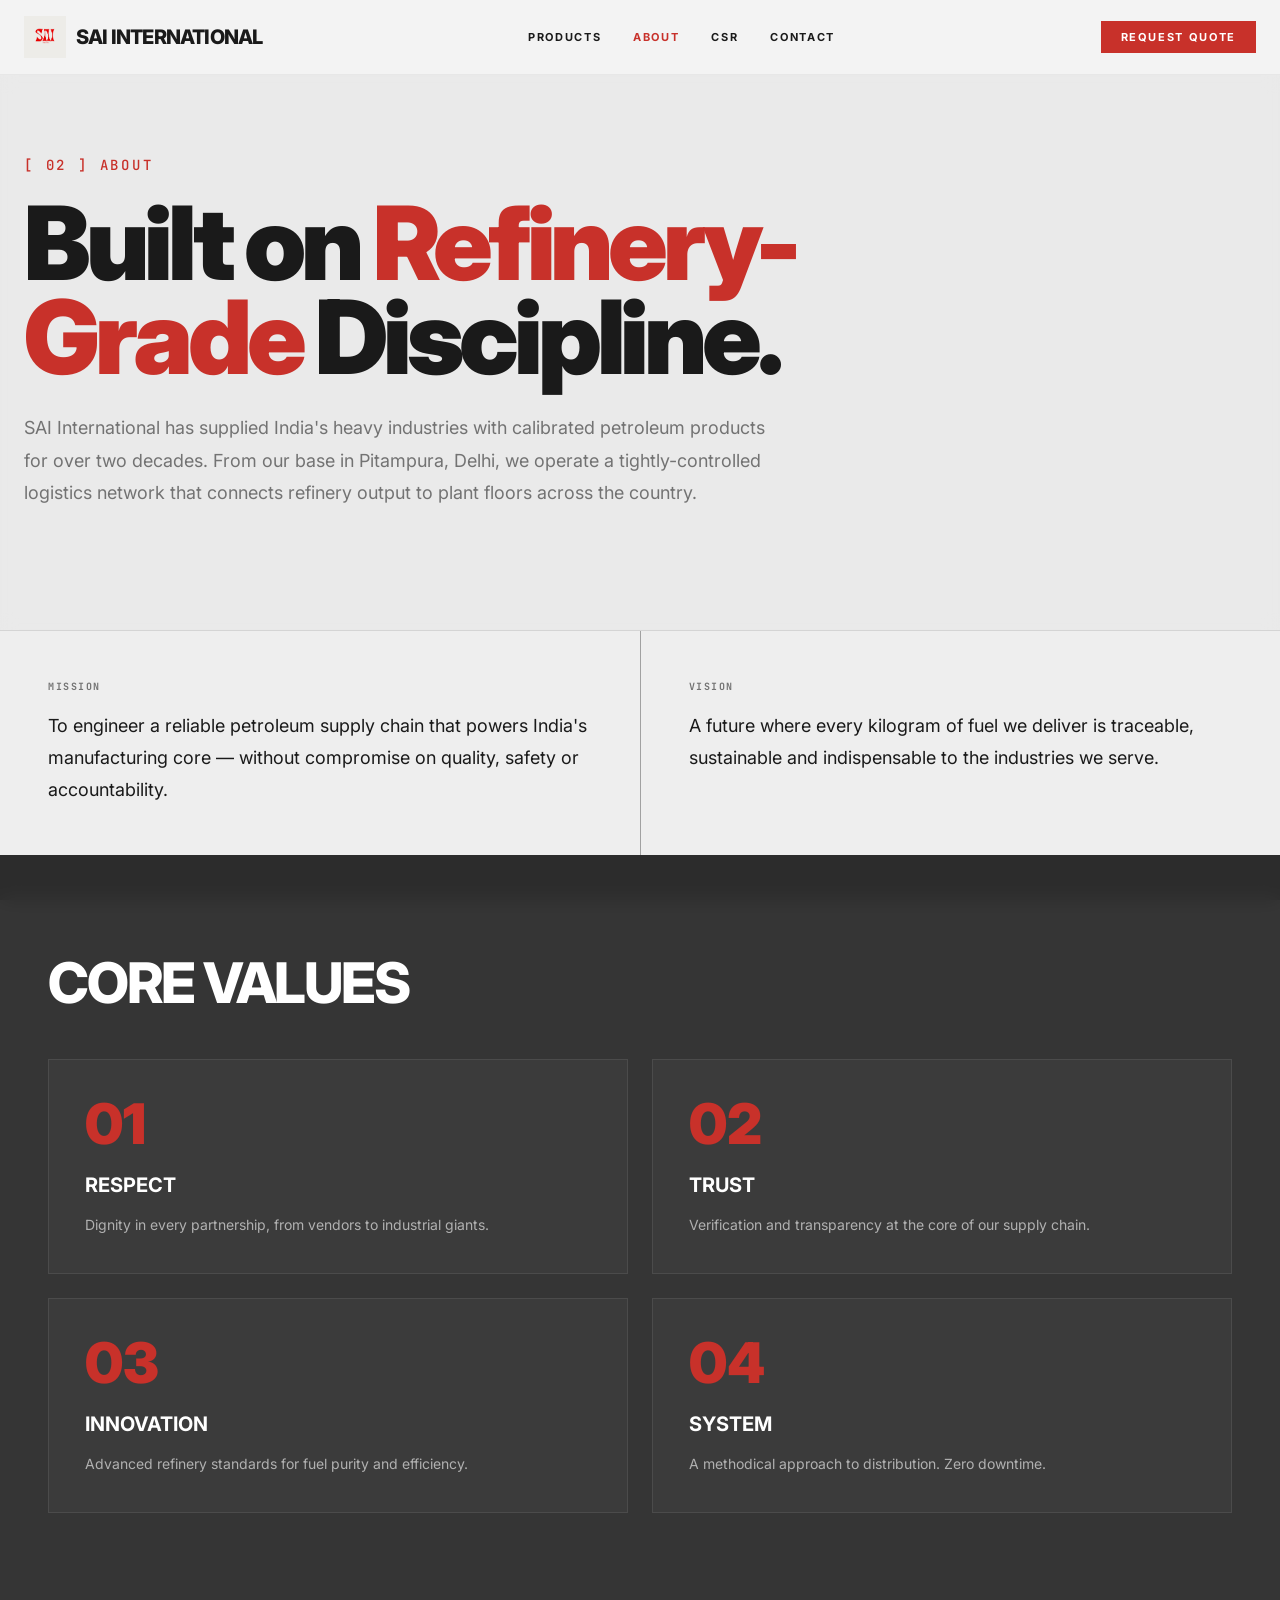
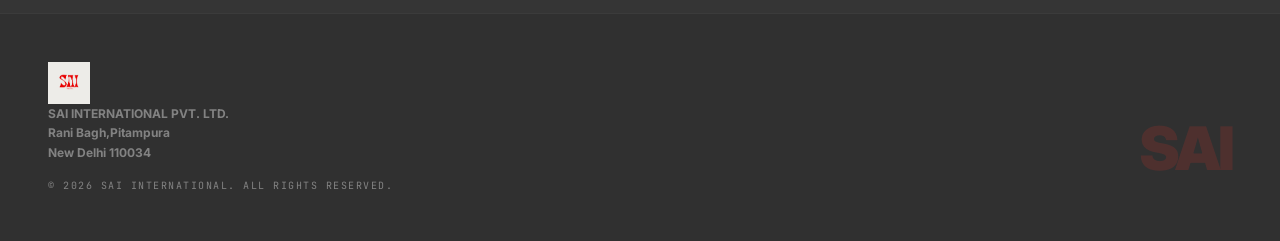
<file: about.html>
<!doctype html>
<html lang="en">
<head>
<meta charset="utf-8" />
<meta name="viewport" content="width=device-width,initial-scale=1" />
<title>About — SAI International</title>
<meta name="description" content="Two decades of supplying high-spec industrial petroleum across India. Our mission, vision and the values that drive SAI International." />
<link rel="preconnect" href="https://fonts.googleapis.com">
<link rel="preconnect" href="https://fonts.gstatic.com" crossorigin>
<link href="https://fonts.googleapis.com/css2?family=Inter:wght@400;500;700;800;900&family=JetBrains+Mono:wght@400;500;700&display=swap" rel="stylesheet">
<link rel="stylesheet" href="css/styles.css" />
</head>
<body>

  <!-- VIDEO BACKGROUND -->
  <body>

<div id="video-bg">
  <video autoplay loop muted playsinline>
    <source src="saiinternationalbackground.mp4" type="video/mp4">
  </video>
</div>

<div class="content-wrapper">

<nav class="header">
  <a href="index.html" class="logo"><div class="logo-mark"></div><span class="logo-text">SAI International</span></a>
  <div class="nav-links">
    <a href="products.html">Products</a>
    <a href="about.html">About</a>
    <a href="csr.html">CSR</a>
    <a href="contact.html">Contact</a>
  </div>
  <a href="contact.html" class="cta-btn">Request Quote</a>
</nav>

<section class="page-banner">
  <span class="eyebrow">[ 02 ] About</span>
  <h1 class="banner">Built on <span class="text-primary">Refinery-Grade</span> Discipline.</h1>
  <p class="lead">SAI International has supplied India's heavy industries with calibrated petroleum products for over two decades. From our base in Pitampura, Delhi, we operate a tightly-controlled logistics network that connects refinery output to plant floors across the country.</p>
</section>

<section class="mv-grid">
  <div class="mv-cell">
    <span class="label-mini" style="font-family:'JetBrains Mono',monospace;font-size:10px;color:var(--muted);margin-bottom:16px;display:block;text-transform:uppercase">Mission</span>
    <p>To engineer a reliable petroleum supply chain that powers India's manufacturing core — without compromise on quality, safety or accountability.</p>
  </div>
  <div class="mv-cell">
    <span class="label-mini" style="font-family:'JetBrains Mono',monospace;font-size:10px;color:var(--muted);margin-bottom:16px;display:block;text-transform:uppercase">Vision</span>
    <p>A future where every kilogram of fuel we deliver is traceable, sustainable and indispensable to the industries we serve.</p>
  </div>
</section>

<section class="values-dark bg-fg">
  <h2 class="section" style="margin-bottom:48px">Core Values</h2>
  <div class="values-list">
    <div><span class="value-num">01</span><h3 style="font-size:20px;font-weight:700;text-transform:uppercase;margin-bottom:12px">Respect</h3>
      <p style="color:rgba(255,255,255,.6);font-size:14px">Dignity in every partnership, from vendors to industrial giants.</p></div>
    <div><span class="value-num">02</span><h3 style="font-size:20px;font-weight:700;text-transform:uppercase;margin-bottom:12px">Trust</h3>
      <p style="color:rgba(255,255,255,.6);font-size:14px">Verification and transparency at the core of our supply chain.</p></div>
    <div><span class="value-num">03</span><h3 style="font-size:20px;font-weight:700;text-transform:uppercase;margin-bottom:12px">Innovation</h3>
      <p style="color:rgba(255,255,255,.6);font-size:14px">Advanced refinery standards for fuel purity and efficiency.</p></div>
    <div><span class="value-num">04</span><h3 style="font-size:20px;font-weight:700;text-transform:uppercase;margin-bottom:12px">System</h3>
      <p style="color:rgba(255,255,255,.6);font-size:14px">A methodical approach to distribution. Zero downtime.</p></div>
  </div>
</section>

<footer class="footer">
  <div class="footer-inner">
    <div>
      <div class="footer-mark"></div>
      <p class="footer-addr">SAI INTERNATIONAL PVT. LTD.<br />Rani Bagh,Pitampura<br /> New Delhi 110034</p>
      <p class="footer-copy">&copy; <span id="yr"></span> SAI International. All Rights Reserved.</p>
    </div>
    <div class="footer-mega">SAI</div>
  </div>
</footer>
<script>document.getElementById('yr').textContent=new Date().getFullYear();</script>
<script src="js/main.js"></script>
</div>
</body>
</html>
</file>
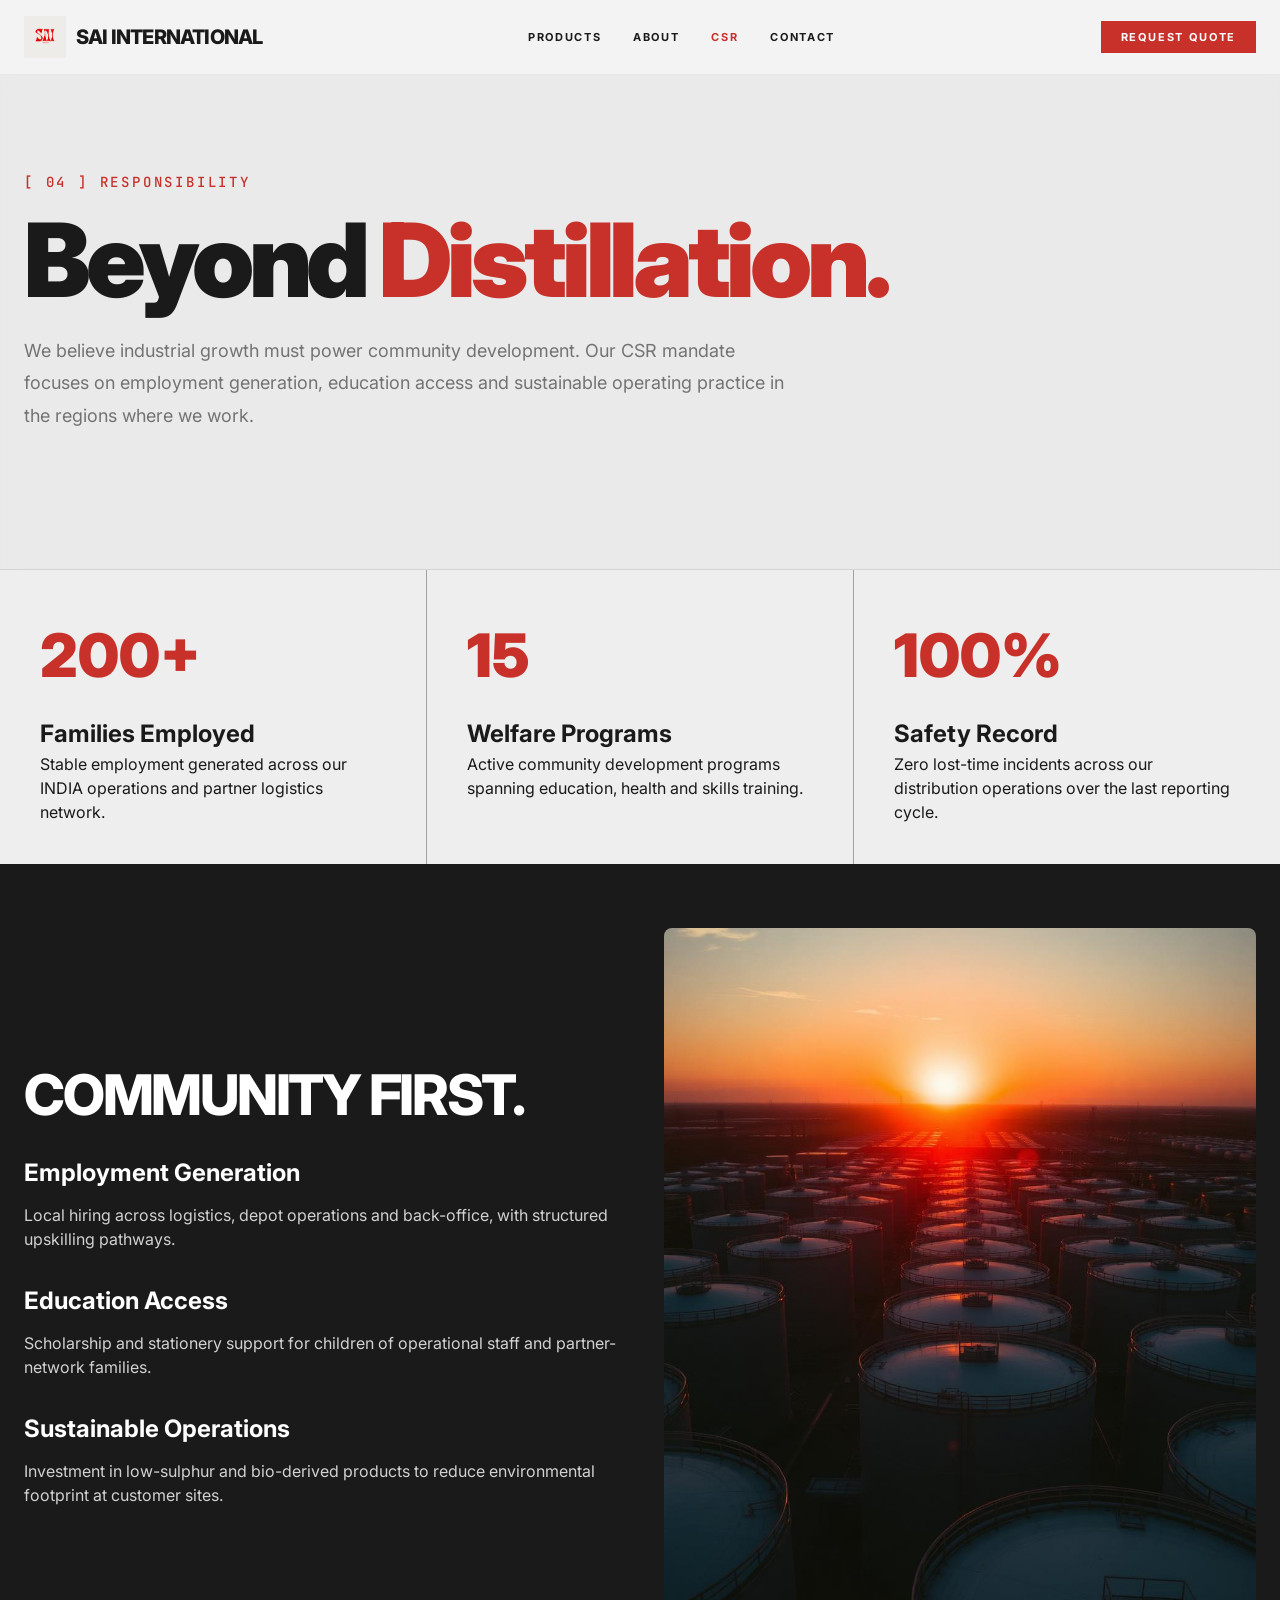
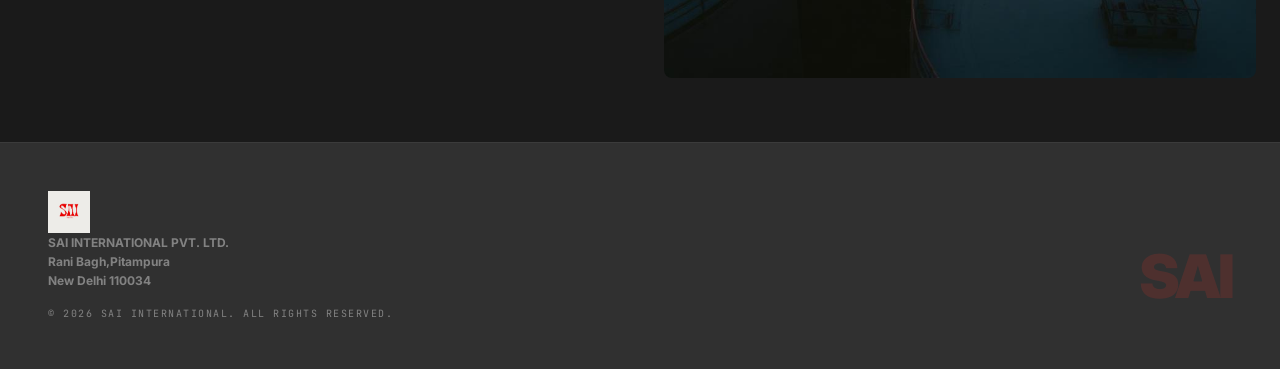
<file: csr.html>
<!doctype html>
<html lang="en">
<head>
<meta charset="utf-8" />
<meta name="viewport" content="width=device-width,initial-scale=1" />
<title>Corporate Social Responsibility — SAI International</title>
<meta name="description" content="Employment generation, community welfare and sustainable industrial practice — SAI International's commitment to the communities it operates in." />
<link rel="preconnect" href="https://fonts.googleapis.com">
<link rel="preconnect" href="https://fonts.gstatic.com" crossorigin>
<link href="https://fonts.googleapis.com/css2?family=Inter:wght@400;500;700;800;900&family=JetBrains+Mono:wght@400;500;700&display=swap" rel="stylesheet">
<link rel="stylesheet" href="css/styles.css" />
</head>
<body>

  <!-- VIDEO BACKGROUND -->


<div id="video-bg">
  <video autoplay loop muted playsinline>
    <source src="saiinternationalbackground.mp4" type="video/mp4">
  </video>
</div>

<div class="content-wrapper">

<nav class="header">
  <a href="index.html" class="logo"><div class="logo-mark"></div><span class="logo-text">SAI International</span></a>
  <div class="nav-links">
    <a href="products.html">Products</a>
    <a href="about.html">About</a>
    <a href="csr.html">CSR</a>
    <a href="contact.html">Contact</a>
  </div>
  <a href="contact.html" class="cta-btn">Request Quote</a>
</nav>

<section class="page-banner">
  <span class="eyebrow">[ 04 ] Responsibility</span>
  <h1 class="banner">Beyond <span class="text-primary">Distillation.</span></h1>
  <p class="lead">We believe industrial growth must power community development. Our CSR mandate focuses on employment generation, education access and sustainable operating practice in the regions where we work.</p>
</section>

<section class="csr-stats">
  <div class="csr-stat"><span class="n">200+</span><h2>Families Employed</h2><p>Stable employment generated across our INDIA operations and partner logistics network.</p></div>
  <div class="csr-stat"><span class="n">15</span><h2>Welfare Programs</h2><p>Active community development programs spanning education, health and skills training.</p></div>
  <div class="csr-stat"><span class="n">100%</span><h2>Safety Record</h2><p>Zero lost-time incidents across our distribution operations over the last reporting cycle.</p></div>
</section>

<section class="csr-block bg-fg">
  <div class="csr-grid">
    <div>
      <h2 class="section" style="margin-bottom:32px">Community First.</h2>
      <div class="csr-item"><h3>Employment Generation</h3><p>Local hiring across logistics, depot operations and back-office, with structured upskilling pathways.</p></div>
      <div class="csr-item"><h3>Education Access</h3><p>Scholarship and stationery support for children of operational staff and partner-network families.</p></div>
      <div class="csr-item"><h3>Sustainable Operations</h3><p>Investment in low-sulphur and bio-derived products to reduce environmental footprint at customer sites.</p></div>
    </div>
    <img src="assets/operations.jpg" alt="SAI International operations facility" loading="lazy" />
  </div>
</section>

<footer class="footer">
  <div class="footer-inner">
    <div>
      <div class="footer-mark"></div>
      <p class="footer-addr">SAI INTERNATIONAL PVT. LTD.<br />Rani Bagh,Pitampura<br /> New Delhi 110034</p>
      <p class="footer-copy">&copy; <span id="yr"></span> SAI International. All Rights Reserved.</p>
    </div>
    <div class="footer-mega">SAI</div>
  </div>
</footer>
<script>document.getElementById('yr').textContent=new Date().getFullYear();</script>
<script src="js/main.js"></script>
</div>
</body>
</html>
</file>
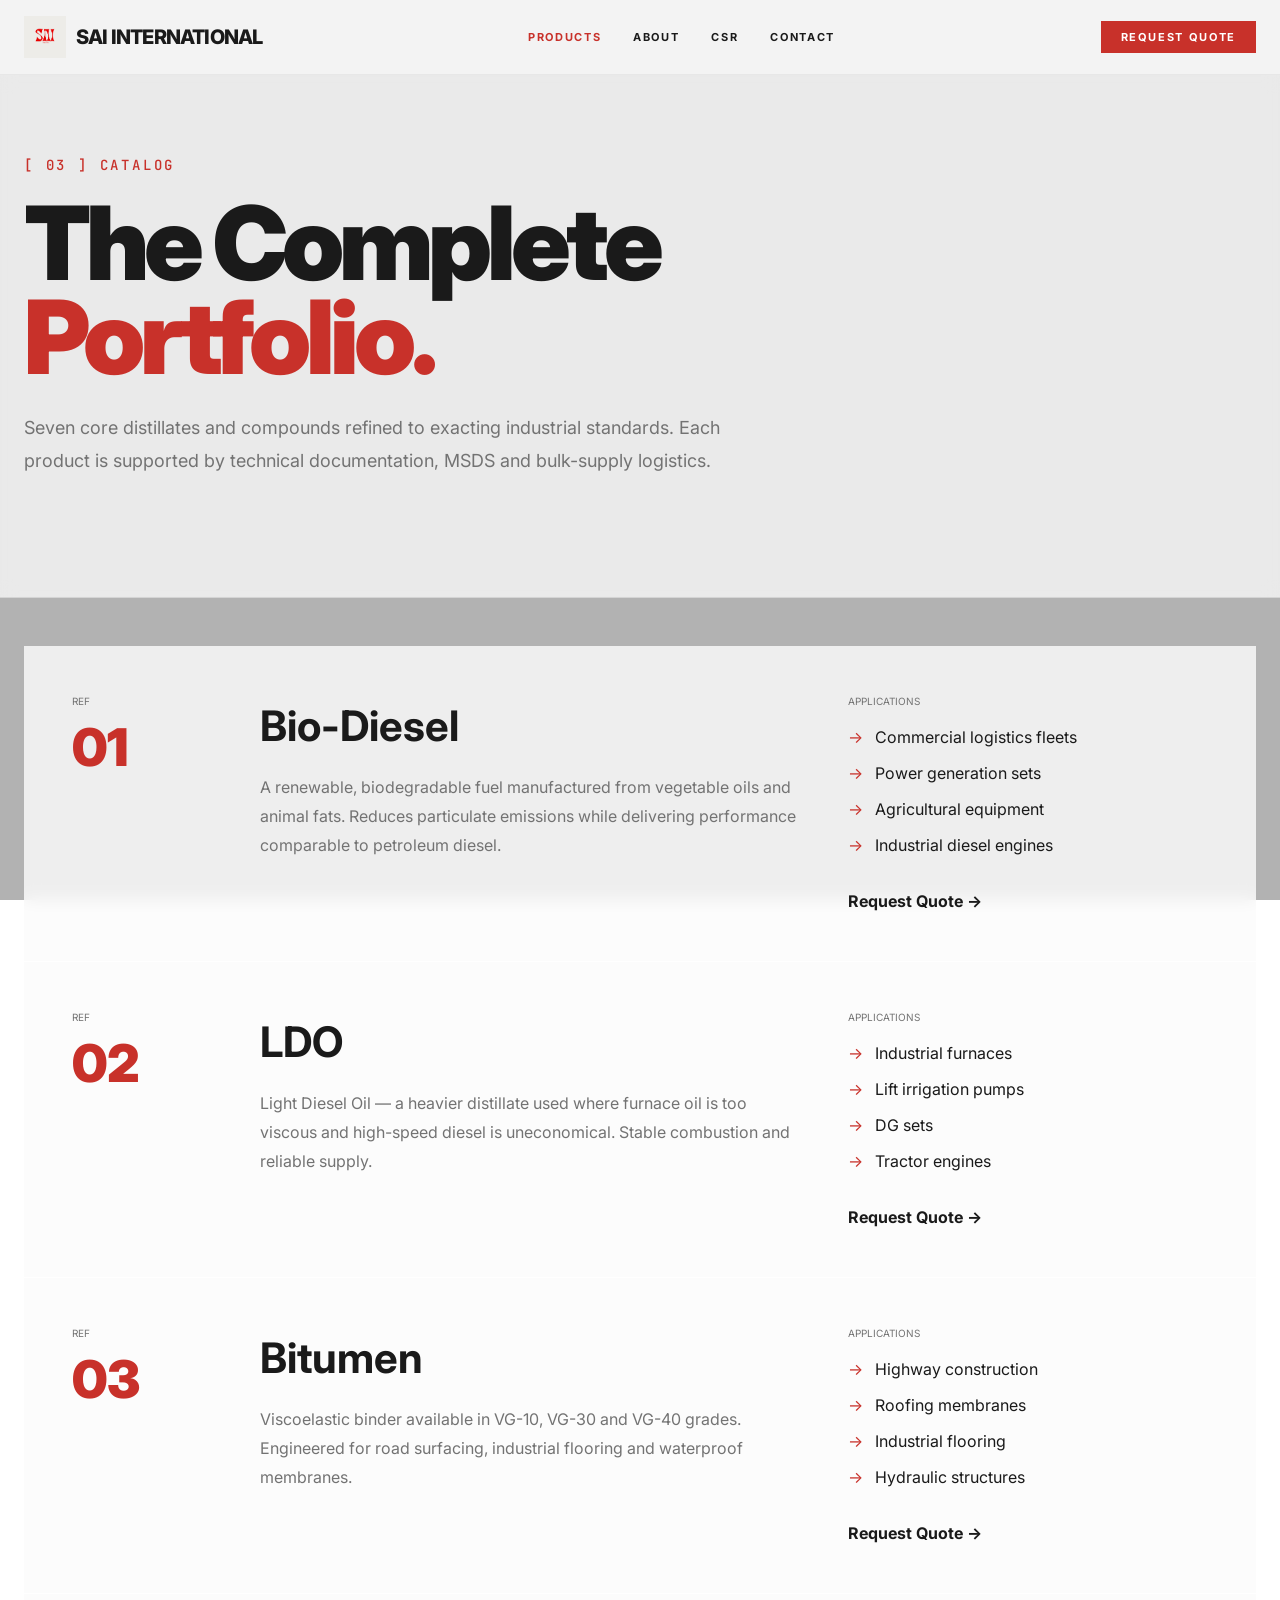
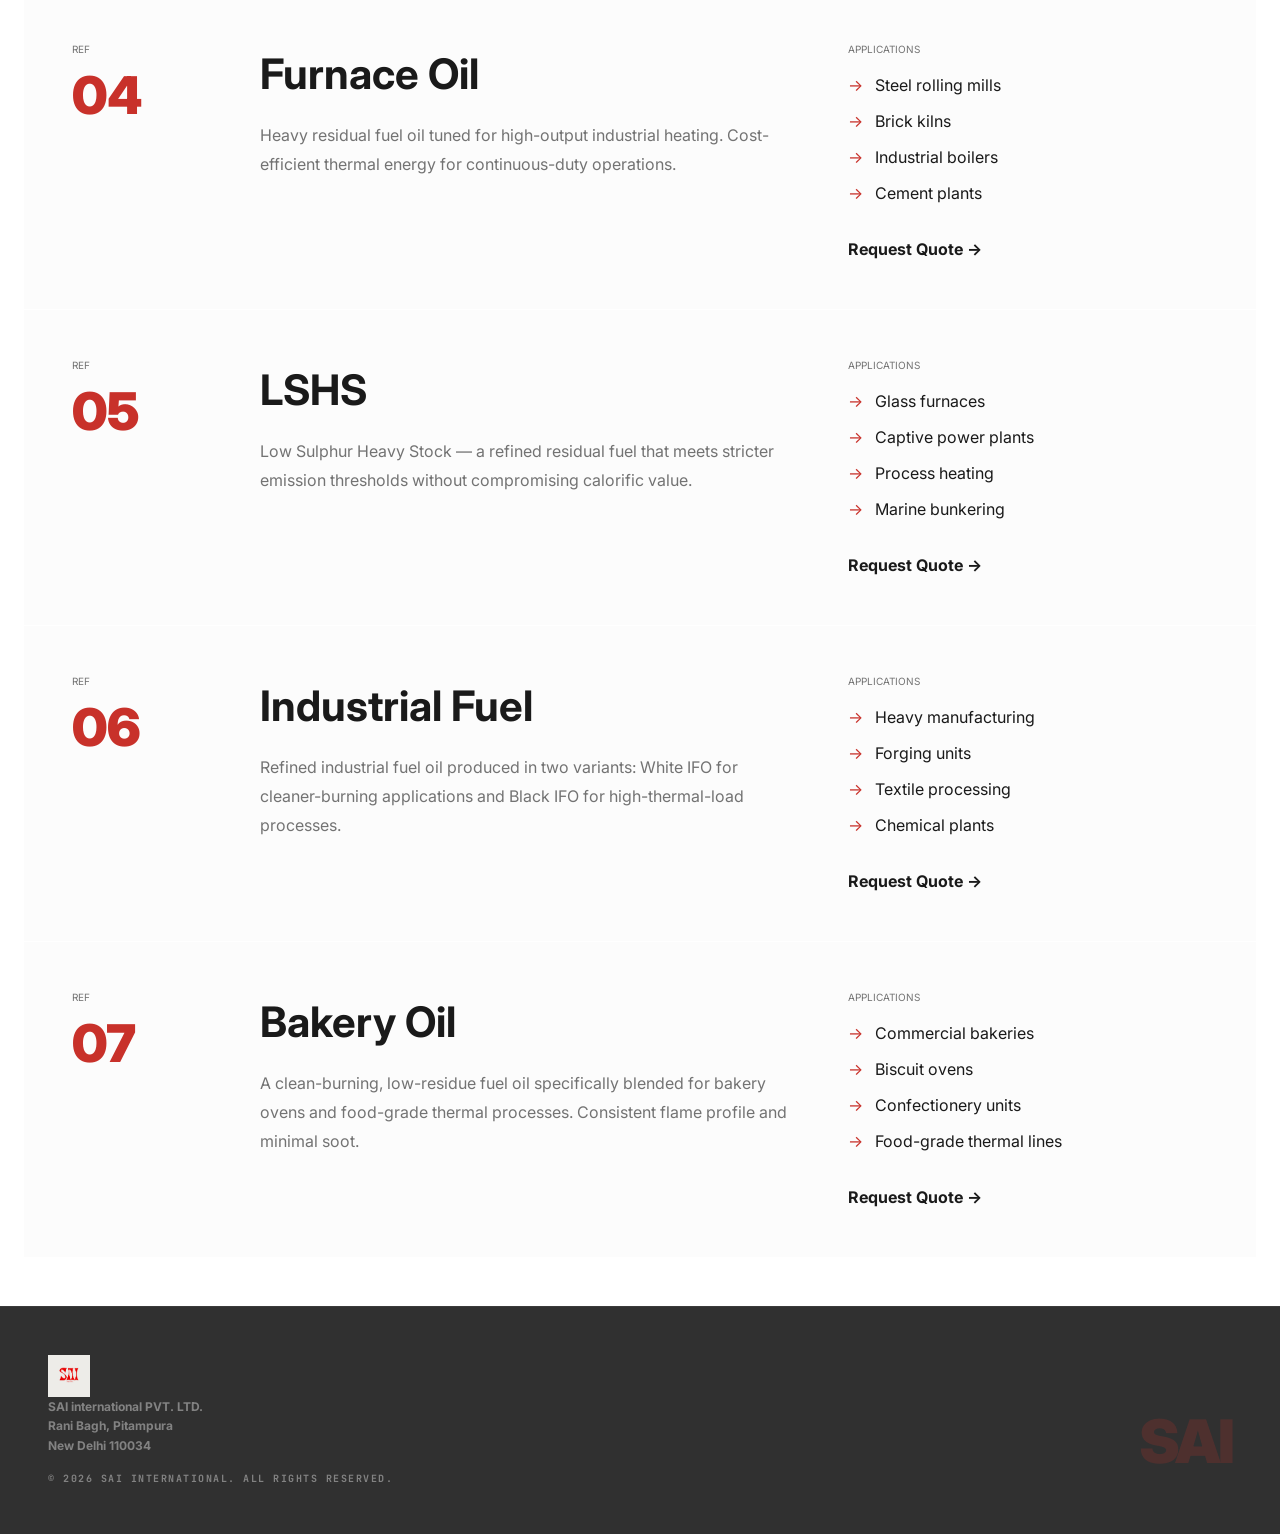
<file: products.html>
<!doctype html>
<html lang="en">
<head>
<meta charset="utf-8" />
<meta name="viewport" content="width=device-width,initial-scale=1" />
<title>Products — Industrial Petroleum Catalog | SAI International</title>
<meta name="description" content="Bio-Diesel, LDO, Bitumen, Furnace Oil, LSHS, Industrial Fuel Oil and Bakery Oil — full technical catalog with applications and specifications." />
<link rel="preconnect" href="https://fonts.googleapis.com">
<link rel="preconnect" href="https://fonts.gstatic.com" crossorigin>
<link href="https://fonts.googleapis.com/css2?family=Inter:wght@400;500;700;800;900&family=JetBrains+Mono:wght@400;500;700&display=swap" rel="stylesheet">
<link rel="stylesheet" href="css/styles.css" />
</head>
<body>
  <body>

<div id="video-bg">
  <video autoplay loop muted playsinline>
    <source src="saiinternationalbackground.mp4" type="video/mp4">
  </video>
</div>

<div class="content-wrapper">

<nav class="header">
  <a href="index.html" class="logo"><div class="logo-mark"></div><span class="logo-text">SAI International</span></a>
  <div class="nav-links">
    <a href="products.html">Products</a>
    <a href="about.html">About</a>
    <a href="csr.html">CSR</a>
    <a href="contact.html">Contact</a>
  </div>
  <a href="contact.html" class="cta-btn">Request Quote</a>
</nav>

<section class="page-banner">
  <span class="eyebrow">[ 03 ] Catalog</span>
  <h1 class="banner">The Complete <span class="text-primary">Portfolio.</span></h1>
  <p class="lead">Seven core distillates and compounds refined to exacting industrial standards. Each product is supported by technical documentation, MSDS and bulk-supply logistics.</p>
</section>

<section id="catalog"></section>

<footer class="footer">
  <div class="footer-inner">
    <div>
      <div class="footer-mark"></div>
      <p class="footer-addr">SAI international  PVT. LTD.<b><br />Rani Bagh, Pitampura<br /> New Delhi 110034</p>
      <p class="footer-copy">&copy; <span id="yr"></span> SAI International. All Rights Reserved.</p>
    </div>
    <div class="footer-mega">SAI</div>
  </div>
</footer>

<script>document.getElementById('yr').textContent=new Date().getFullYear();</script>
<script src="js/products-data.js"></script>
<script>
  const root = document.getElementById('catalog');
  root.innerHTML = PRODUCTS.map(p => `
    <article class="product-row">
      <div>
        <span class="ref">Ref</span>
        <span class="ref-num">${p.index}</span>
      </div>
      <div>
        <h2>${p.name}</h2>
        <p class="desc">${p.description}</p>
      </div>
      <div>
        <span class="ref">Applications</span>
        <ul class="applications" style="margin-top:16px">
          ${p.applications.map(a => `<li><span class="arrow">→</span><span>${a}</span></li>`).join('')}
        </ul>
        <a href="contact.html" class="quote-link">Request Quote →</a>
      </div>
    </article>
  `).join('');
</script>
<script src="js/main.js"></script>
</div>
</body>
</html>
</file>
<file: css/styles.css>
/*  Sai international Products — Industrial Annual Report */
    :root{
      --bg:#fcfcfc;
      --fg:#1a1a1a;
      --muted:#737373;
      --primary:#c8312a;
      --primary-fg:#ffffff;
      --border:rgba(26,26,26,0.1);
      --border-soft:rgba(26,26,26,0.05);
    }
    *{box-sizing:border-box;margin:0;padding:0;border-color:var(--border)}
    html,body{background:transparent;color:var(--fg);font-family:'Inter',ui-sans-serif,system-ui,sans-serif;-webkit-font-smoothing:antialiased;line-height:1.5}
    
    /* VIDEO BACKGROUND - full page fixed */
    #video-bg {
      position: fixed;
      top: 0;
      left: 0;
      width: 100vw;
      height: 100vh;
      z-index: 0;
      overflow: hidden;
      pointer-events: none;
    }
    #video-bg video {
      position: absolute;
      top: 50%;
      left: 50%;
      min-width: 100%;
      min-height: 100%;
      width: auto;
      height: auto;
      transform: translate(-50%, -50%);
      object-fit: cover;
    }
    /* Dark overlay for better text readability */
    #video-bg::after {
      content: '';
      position: absolute;
      top: 0;
      left: 0;
      width: 100%;
      height: 100%;
      background: rgba(0, 0, 0, 0.3);
      z-index: 1;
    }
    
    /* All content sits above the background */
    .content-wrapper {
      position: relative;
      z-index: 1;
    }
    
    a{color:inherit;text-decoration:none}
    img{max-width:100%;display:block}
    ul{list-style:none}
    button,input,select,textarea{font:inherit;color:inherit}

    .mono{font-family:'JetBrains Mono',ui-monospace,monospace}
    .container{max-width:1400px;margin:0 auto}
    .text-primary{color:var(--primary)}
    .text-muted{color:var(--muted)}
    .text-white{color:#fff}
    .bg-fg{background:var(--fg);color:#fff}
    .bg-primary{background:var(--primary);color:var(--primary-fg)}

    /* HEADER - with transparent background to show video */
    .header{position:sticky;top:0;z-index:50;background:rgba(252,252,252,0.88);backdrop-filter:blur(12px);border-bottom:1px solid var(--border-soft);padding:16px 24px;display:flex;justify-content:space-between;align-items:center}
    .logo{display:flex;align-items:center;gap:10px}
    .logo-text{font-weight:800;letter-spacing:-0.04em;font-size:20px;text-transform:uppercase}
    .nav-links{display:none;gap:32px;font-size:11px;font-weight:700;text-transform:uppercase;letter-spacing:0.15em}
    .nav-links a{transition:color .15s}
    .nav-links a:hover,.nav-links a.active{color:var(--primary)}
    .cta-btn{background:var(--primary);color:#fff;padding:8px 20px;font-size:11px;font-weight:700;text-transform:uppercase;letter-spacing:0.15em;border:none;cursor:pointer}
    .cta-btn:hover{filter:brightness(1.1)}
    @media(min-width:768px){.nav-links{display:flex}}

    /* TYPOGRAPHY */
    h1.display{font-size:clamp(40px,9vw,120px);font-weight:800;letter-spacing:-0.04em;line-height:0.9;margin-bottom:32px;text-transform:uppercase}
    h2.section{font-size:clamp(32px,5vw,56px);font-weight:800;letter-spacing:-0.04em;text-transform:uppercase;line-height:1}
    .eyebrow{font-family:'JetBrains Mono',monospace;color:var(--primary);font-size:14px;font-weight:500;text-transform:uppercase;letter-spacing:0.2em;display:block;margin-bottom:16px}
    .lead{max-width:600px;font-size:18px;color:var(--muted);line-height:1.6;margin-bottom:40px}

    /* HERO - with semi-transparent bg for readability */
    .hero{position:relative;min-height:80vh;padding:48px 24px;display:flex;flex-direction:column;justify-content:flex-end;overflow:hidden}
    .hero-bg{position:absolute;inset:0;z-index:-1;background-image:linear-gradient(to right,var(--border) 1px,transparent 1px),linear-gradient(to bottom,var(--border) 1px,transparent 1px);background-size:40px 40px;opacity:.15}
    .hero-blueprint{position:absolute;top:48px;right:48px;width:50%;aspect-ratio:1;opacity:.15;pointer-events:none;display:none}
    .hero-blueprint img{width:100%;height:100%;object-fit:contain}
    @media(min-width:768px){.hero-blueprint{display:block}.hero{padding:48px}}
    .hero-content{max-width:900px;position:relative;animation:slide-up 600ms cubic-bezier(0.32,0.72,0,1) both;background:rgba(252,252,252,0.75);backdrop-filter:blur(8px);padding:48px;border-radius:4px}
    .btn-row{display:flex;flex-wrap:wrap;gap:16px}
    .btn-dark{background:var(--fg);color:#fff;padding:16px 32px;font-weight:700;text-transform:uppercase;font-size:12px;letter-spacing:0.2em;border:none;cursor:pointer;display:inline-block}
    .btn-outline{border:2px solid var(--border);padding:16px 32px;font-weight:700;text-transform:uppercase;font-size:12px;letter-spacing:0.2em;cursor:pointer;display:inline-block;transition:border-color .2s;background:rgba(255,255,255,0.5);backdrop-filter:blur(4px)}
    .btn-outline:hover{border-color:var(--primary)}
    /* LOGO */

.logo-mark{

width:42px;

height:42px;

background-image:url("../assets/logo.png");

background-size:contain;

background-repeat:no-repeat;

background-position:center;

background-color:transparent;

flex-shrink:0;
}

.stats-wrapper{
  overflow:hidden;
  width:100%;
}

.stats-track{
  display:flex;
  gap:0;              /* IMPORTANT */
  width:max-content;
}

.stat{
  flex:0 0 auto;      /* IMPORTANT */
  min-width:320px;
}


    @keyframes slide-up{from{opacity:0;transform:translateY(20px)}to{opacity:1;transform:translateY(0)}}

    /* STATS - with glass effect */
    .stats{border-top:1px solid var(--border);border-bottom:1px solid var(--border);display:grid;grid-template-columns:repeat(2,1fr);background:rgba(252,252,252,0.8);backdrop-filter:blur(8px)}
    @media(min-width:768px){.stats{grid-template-columns:repeat(4,1fr)}}
    .stat{padding:32px;border-right:1px solid var(--border);border-bottom:1px solid var(--border)}
    .stat:nth-child(2n){border-right:none}
    @media(min-width:768px){.stat:nth-child(2n){border-right:1px solid var(--border)}.stat:nth-child(4n){border-right:none}.stat{border-bottom:none}}
    .stat-label{font-family:'JetBrains Mono',monospace;font-size:10px;color:var(--muted);text-transform:uppercase;display:block;margin-bottom:8px}
    .stat-value{font-size:36px;font-weight:800;letter-spacing:-0.04em}
    .stat-sub{display:block;font-size:10px;font-weight:700;color:var(--muted);text-transform:uppercase;margin-top:4px}

    /* SECTIONS */
    section.pad{padding:48px 24px}
    @media(min-width:768px){section.pad{padding:48px}}

    .section-head{display:flex;justify-content:space-between;align-items:flex-end;margin-bottom:48px;flex-wrap:wrap;gap:16px}
    .section-tag{font-size:12px;font-weight:700;text-transform:uppercase;border-bottom:2px solid var(--primary);padding-bottom:4px}

    /* PRODUCT GRID (HOME) - with glass cards */
    .product-grid{display:grid;grid-template-columns:1fr;gap:1px;background:var(--border);border:1px solid var(--border)}
    @media(min-width:768px){.product-grid{grid-template-columns:repeat(3,1fr)}}
    @media(min-width:1024px){.product-grid{grid-template-columns:repeat(4,1fr)}.product-card:last-child{grid-column:span 2}}
    .product-card{background:rgba(252,252,252,0.85);backdrop-filter:blur(4px);padding:32px;transition:all .3s;display:block;cursor:pointer}
    .product-card:hover{background:var(--primary);color:#fff}
    .product-card .idx{font-family:'JetBrains Mono',monospace;font-size:10px;margin-bottom:24px;display:block}
    .product-card h3{font-size:24px;font-weight:700;margin-bottom:16px;text-transform:uppercase;letter-spacing:-0.02em;line-height:1}
    .product-card p{font-size:14px;opacity:.6;margin-bottom:32px}
    .product-card .divider{width:100%;height:1px;background:currentColor;opacity:.2;margin-bottom:16px}
    .product-card .more{font-size:10px;font-weight:700;text-transform:uppercase;letter-spacing:0.15em}

    /* VALUES BLOCK (dark) - slightly transparent to show video behind */
    .values-block{padding:48px 24px;overflow:hidden;background:rgba(26,26,26,0.85);backdrop-filter:blur(8px)}
    @media(min-width:768px){.values-block{padding:48px}}
    .values-grid{display:grid;grid-template-columns:1fr;gap:48px;align-items:center}
    @media(min-width:1024px){.values-grid{grid-template-columns:1fr 1fr}}
    .value-item{display:flex;gap:24px;margin-bottom:48px}
    .value-item:last-child{margin-bottom:0}
    .value-num{color:var(--primary);font-size:36px;font-weight:900;line-height:1}
    .value-item h3{font-size:18px;font-weight:700;text-transform:uppercase;margin-bottom:8px}
    .value-item p{color:rgba(255,255,255,.6);font-size:14px}
    .values-img-wrap{position:relative}
    .values-img-wrap img{width:100%;aspect-ratio:4/5;object-fit:cover}
    .csr-card{position:absolute;bottom:-24px;left:-24px;background:var(--primary);padding:32px;max-width:280px}
    .csr-card h3{font-size:24px;font-weight:900;text-transform:uppercase;line-height:1;margin-bottom:16px}
    .csr-card p{font-size:14px;color:rgba(255,255,255,.85);margin-bottom:24px}
    .csr-card a{font-size:11px;font-weight:700;text-decoration:underline;text-underline-offset:4px;text-transform:uppercase;letter-spacing:0.15em}

    /* CONTACT TEASER - glass effect */
    .contact-teaser{display:grid;grid-template-columns:1fr;gap:48px;align-items:start;background:rgba(252,252,252,0.7);backdrop-filter:blur(8px);padding:48px;border-radius:4px}
    @media(min-width:1024px){.contact-teaser{grid-template-columns:1fr 1fr;gap:96px}}
    .label-mini{font-size:10px;font-weight:700;text-transform:uppercase;letter-spacing:0.15em;color:var(--muted);margin-bottom:8px;display:block}
    .contact-line{font-size:20px;font-weight:700}
    .contact-row{display:flex;flex-wrap:wrap;gap:48px}

    /* FOOTER - with glass */
    .footer{background:rgba(26,26,26,0.9);backdrop-filter:blur(8px);color:rgba(255,255,255,.4);padding:48px;border-top:1px solid rgba(255,255,255,.05)}
    .footer-inner{display:flex;flex-direction:column;justify-content:space-between;align-items:flex-start;gap:48px}
    @media(min-width:768px){.footer-inner{flex-direction:row;align-items:flex-end}}
    .footer-mark{
      width: 42px;
      height: 42px;
      background-image:url("../assets/logo.png");

      background-size:contain;

      background-repeat:no-repeat;

      background-position:center;

      background-color:transparent;

      flex-shrink:0;
}
    .footer-addr{max-width:300px;font-size:12px;font-weight:700;line-height:1.6;margin-bottom:16px}
    .footer-copy{font-family:'JetBrains Mono',monospace;font-size:10px;text-transform:uppercase;letter-spacing:0.15em}
    .footer-mega{color:var(--primary);font-size:60px;font-weight:900;letter-spacing:-0.05em;opacity:.2;display:none}
    @media(min-width:768px){.footer-mega{display:block}}

    /* Make sections blend nicely with the video background */
    section.pad .section-head,
    section.pad .product-grid,
    .contact-teaser {
      background: rgba(252,252,252,0.75);
      backdrop-filter: blur(8px);
      padding: 32px;
      border-radius: 4px;
    }
    section.pad .product-grid {
      padding: 0;
      backdrop-filter: none;
      background: var(--border);
    }
    section.pad .product-card {
      background: rgba(252,252,252,0.9);
    }
    section.pad .product-card:hover {
      background: var(--primary);
    }
    .hero-content {
      background: rgba(252,252,252,0.75);
      backdrop-filter: blur(8px);
      padding: 48px;
      border-radius: 4px;
    }

  /* PRODUCTS PAGE BANNER */

.page-banner{
position:relative;

padding:120px 24px 80px;

background:rgba(252,252,252,.75);
backdrop-filter:blur(10px);

display:flex;
flex-direction:column;
justify-content:center;

min-height:55vh;

border-bottom:1px solid var(--border);
}

@media(min-width:768px){
.page-banner{
padding:140px 48px 100px;
}
}

.page-banner .banner{
font-size:clamp(48px,8vw,110px);
font-weight:900;

line-height:.92;

letter-spacing:-0.05em;

max-width:900px;

margin-bottom:28px;
}

.page-banner .lead{
max-width:760px;

font-size:18px;

line-height:1.8;

color:var(--muted);
}

.page-banner .eyebrow{
margin-bottom:20px;
}
  /* PRODUCTS PAGE */

#catalog{
padding:48px 24px;
}

.product-row{
display:grid;
grid-template-columns:140px 1.5fr 1fr;
gap:48px;
padding:48px;
margin-bottom:1px;

background:rgba(252,252,252,.82);
backdrop-filter:blur(8px);
}

@media(max-width:900px){
.product-row{
grid-template-columns:1fr;
}
}

.ref{
display:block;
font-size:10px;
text-transform:uppercase;
color:var(--muted);
}

.ref-num{
font-size:52px;
font-weight:900;
color:var(--primary);
}

.product-row h2{
font-size:42px;
margin-bottom:16px;
}

.desc{
line-height:1.8;
color:var(--muted);
}

.applications{
display:flex;
flex-direction:column;
gap:12px;
}

.applications li{
display:flex;
gap:12px;
}

.arrow{
color:var(--primary);
}

.quote-link{
display:inline-block;
margin-top:32px;
font-weight:700;
}

.quote-link:hover{
color:var(--primary);
}

/* ABOUT PAGE */

.page-banner{
padding:80px 24px;
background:rgba(252,252,252,.75);
backdrop-filter:blur(8px);
}

.banner{
font-size:clamp(40px,7vw,90px);
font-weight:900;
line-height:0.95;
margin-bottom:24px;
}

.mv-grid{
display:grid;
grid-template-columns:1fr;
gap:1px;
background:var(--border);
}

@media(min-width:900px){
.mv-grid{
grid-template-columns:1fr 1fr;
}
}

.mv-cell{
padding:48px;
background:rgba(252,252,252,.85);
backdrop-filter:blur(8px);
}

.mv-cell p{
font-size:18px;
line-height:1.8;
color:var(--fg);
}

.values-dark{
padding:72px 24px;
}

.values-list{
display:grid;
grid-template-columns:1fr;
gap:40px;
}

@media(min-width:900px){
.values-list{
grid-template-columns:repeat(2,1fr);
}
}

.values-list > div{
padding:32px;
border:1px solid rgba(255,255,255,.08);
}

.values-list p{
line-height:1.7;
}

/* CONTACT PAGE */

/* CONTACT LAYOUT */

.contact-grid{

padding:120px 24px 80px;

display:grid;

grid-template-columns:1fr;

gap:48px;

position:relative;

z-index:2;
}

@media(min-width:1024px){

.contact-grid{

grid-template-columns:1fr 1fr;

padding:140px 48px 100px;
}
}

/* BOTH SIDES GET GLASS STYLE */

.contact-grid > div{

background:rgba(252,252,252,.78);

backdrop-filter:blur(10px);

padding:48px;

border-radius:8px;
}

/* FORM */

.form-wrap{

background:transparent;

padding:0;
}

.form-inner h2{

font-size:32px;

margin-bottom:32px;
}

.form-row{

display:grid;

grid-template-columns:1fr;

gap:16px;

margin-bottom:16px;
}

@media(min-width:768px){

.form-row{

grid-template-columns:1fr 1fr;
}
}

.form-group{

margin-bottom:20px;
}

.form-group label{

display:block;

margin-bottom:8px;

font-size:12px;

font-weight:700;

text-transform:uppercase;
}

.form-group input,
.form-group select,
.form-group textarea{

width:100%;

padding:16px;

background:white;

border:1px solid var(--border);

outline:none;
}

.form-group input:focus,
.form-group select:focus,
.form-group textarea:focus{

border-color:var(--primary);
}

.form-submit{

width:100%;

padding:18px;

background:var(--primary);

color:white;

border:none;

font-weight:700;

cursor:pointer;
}
/* CSR PAGE */

.page-banner{
padding:80px 24px;
background:rgba(252,252,252,.75);
backdrop-filter:blur(8px);
}

.banner{
font-size:clamp(48px,8vw,100px);
font-weight:900;
line-height:0.9;
margin-bottom:24px;
}

.csr-stats{
display:grid;
grid-template-columns:repeat(auto-fit,minmax(260px,1fr));
gap:1px;
background:var(--border);
}

.csr-stat{
padding:40px;
background:rgba(252,252,252,.85);
}

.csr-stat .n{
font-size:60px;
font-weight:900;
color:var(--primary);
display:block;
margin-bottom:16px;
}

.csr-block{
padding:64px 24px;
}

.csr-grid{
display:grid;
grid-template-columns:1fr;
gap:48px;
align-items:center;
}

@media(min-width:1024px){
.csr-grid{
grid-template-columns:1fr 1fr;
}
}

.csr-grid img{
width:100%;
border-radius:8px;
}

.csr-item{
margin-bottom:32px;
}

.csr-item h3{
margin-bottom:12px;
font-size:24px;
}

.csr-item p{
opacity:.8;
}

/* ABOUT — VALUES SECTION */

.values-dark{
padding:80px 24px;

background:rgba(26,26,26,.88);

backdrop-filter:blur(10px);

overflow:hidden;
}

@media(min-width:768px){
.values-dark{
padding:100px 48px;
}
}

.values-list{
display:grid;

grid-template-columns:1fr;

gap:24px;
}

@media(min-width:900px){
.values-list{
grid-template-columns:repeat(2,1fr);
}
}

.values-list > div{

padding:36px;

background:rgba(255,255,255,.03);

border:1px solid rgba(255,255,255,.08);

transition:.3s ease;
}

.values-list > div:hover{

transform:translateY(-4px);

border-color:var(--primary);

background:rgba(255,255,255,.06);
}

.values-list h3{

font-size:22px;

font-weight:800;

margin-bottom:14px;

color:#fff;
}

.values-list p{

font-size:15px;

line-height:1.8;

color:rgba(255,255,255,.68);
}

.values-dark .section{
margin-bottom:56px;
}

.value-num{

display:block;

font-size:56px;

font-weight:900;

color:var(--primary);

margin-bottom:18px;

line-height:1;
}
/* Loader */
#loader{
    position:fixed;
    inset:0;
    width:100vw;
    height:100vh;
    background:#ffffff;
    display:flex;
    justify-content:center;
    align-items:center;
    z-index:999999;
    overflow:hidden;
    transition:opacity .8s ease, visibility .8s ease;
}

/* Video */

#loader video{
    width:100%;
    height:100%;
    object-fit:cover;
    object-position:center center;
}

/* Hide Loader */

#loader.hide{
    opacity:0;
    visibility:hidden;
    pointer-events:none;
}

/* Prevent scrolling while loading */

body.loading{
    overflow:hidden;
}

/* iPhone Safe Area */

@supports (padding:max(0px)){
    #loader{
        padding:
            env(safe-area-inset-top)
            env(safe-area-inset-right)
            env(safe-area-inset-bottom)
            env(safe-area-inset-left);
    }
}

/* Large Desktop */

@media (min-width:1400px){

    #loader video{
        object-fit:cover;
    }

}

/* Tablet */

@media (max-width:992px){

    #loader video{
        object-fit:cover;
    }

}

/* Mobile */

@media (max-width:768px){

    #loader{
        background:#fff;
    }

    #loader video{
        width:100%;
        height:100%;
        object-fit:cover;
        object-position:center;
    }

}

/* Small Phones */

@media (max-width:480px){

    #loader video{
        object-fit:cover;
        object-position:center;
    }

}
</file>
